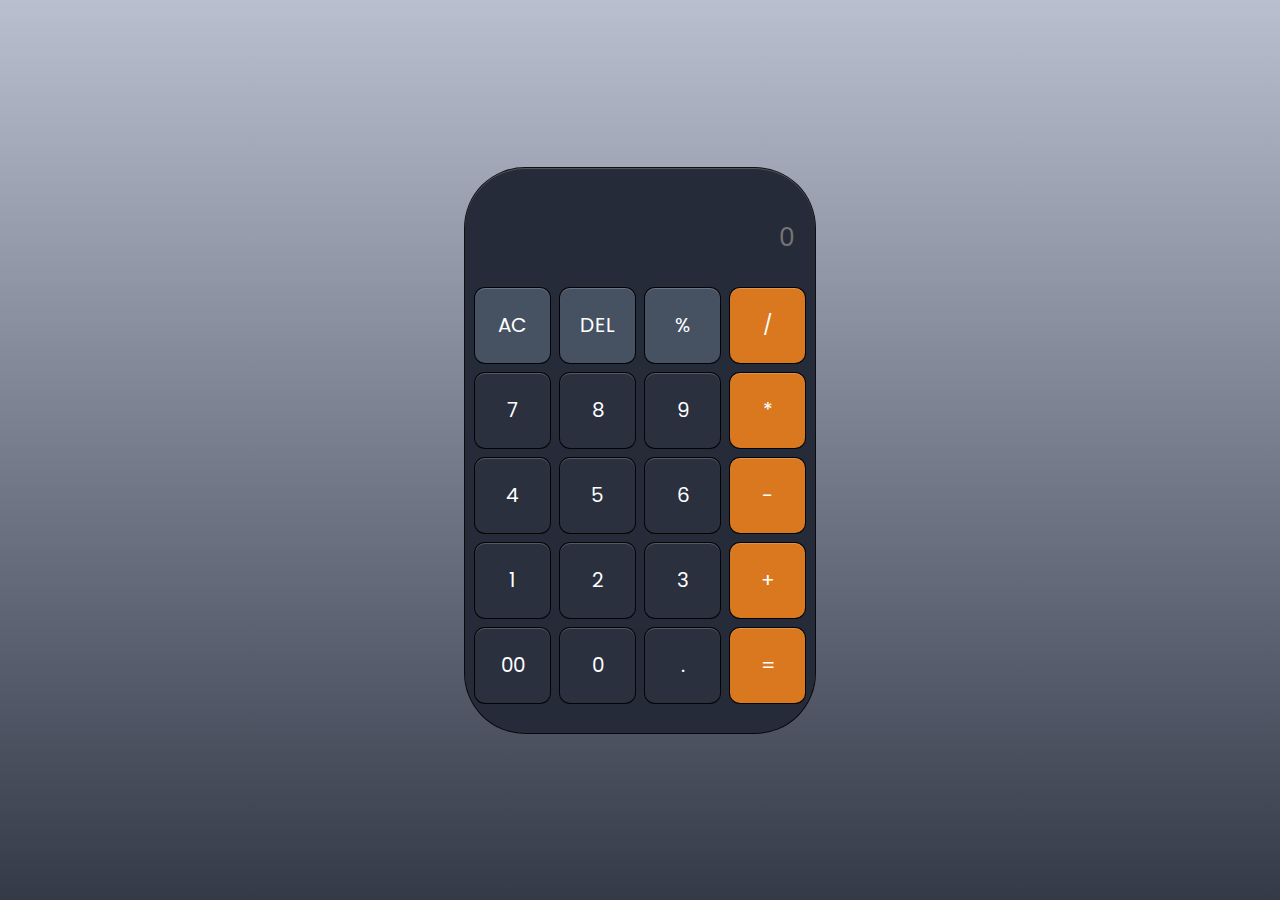
<file: Calculator/index.html>
<!DOCTYPE html>
<html lang="en">
<head>
    <meta charset="UTF-8">
    <meta http-equiv="X-UA-Compatible" content="IE=edge">
    <meta name="viewport" content="width=device-width, initial-scale=1.0">
    <title>Calculator!</title>
    <link rel="stylesheet" href="style.css">
</head>
<body>
    <div class="container">
         <div class="calculator">
            <input type="text" placeholder="0" class="display"/>
            <div class="row-one">
                <button class="dark">AC</button>
                <button class="dark">DEL</button>
                <button class="dark">%</button>
                <button class="orange">/</button>
            </div>
            <div class="row-two">
                <button>7</button>
                <button>8</button>
                <button>9</button>
                <button class="orange">*</button>
            </div>
            <div class="row-three">
                <button>4</button>
                <button>5</button>
                <button>6</button>
                <button class="orange">-</button>
            </div>
            <div class="row-four">
                <button>1</button>
                <button>2</button>
                <button>3</button>
                <button class="orange">+</button>
            </div>
            <div class="row-five">
                <button>00</button>
                <button>0</button>
                <button>.</button>
                <button class="orange">=</button>
            </div>
         </div>
    </div>
 <script src="index.js"></script>   
</body>
</html>
</file>
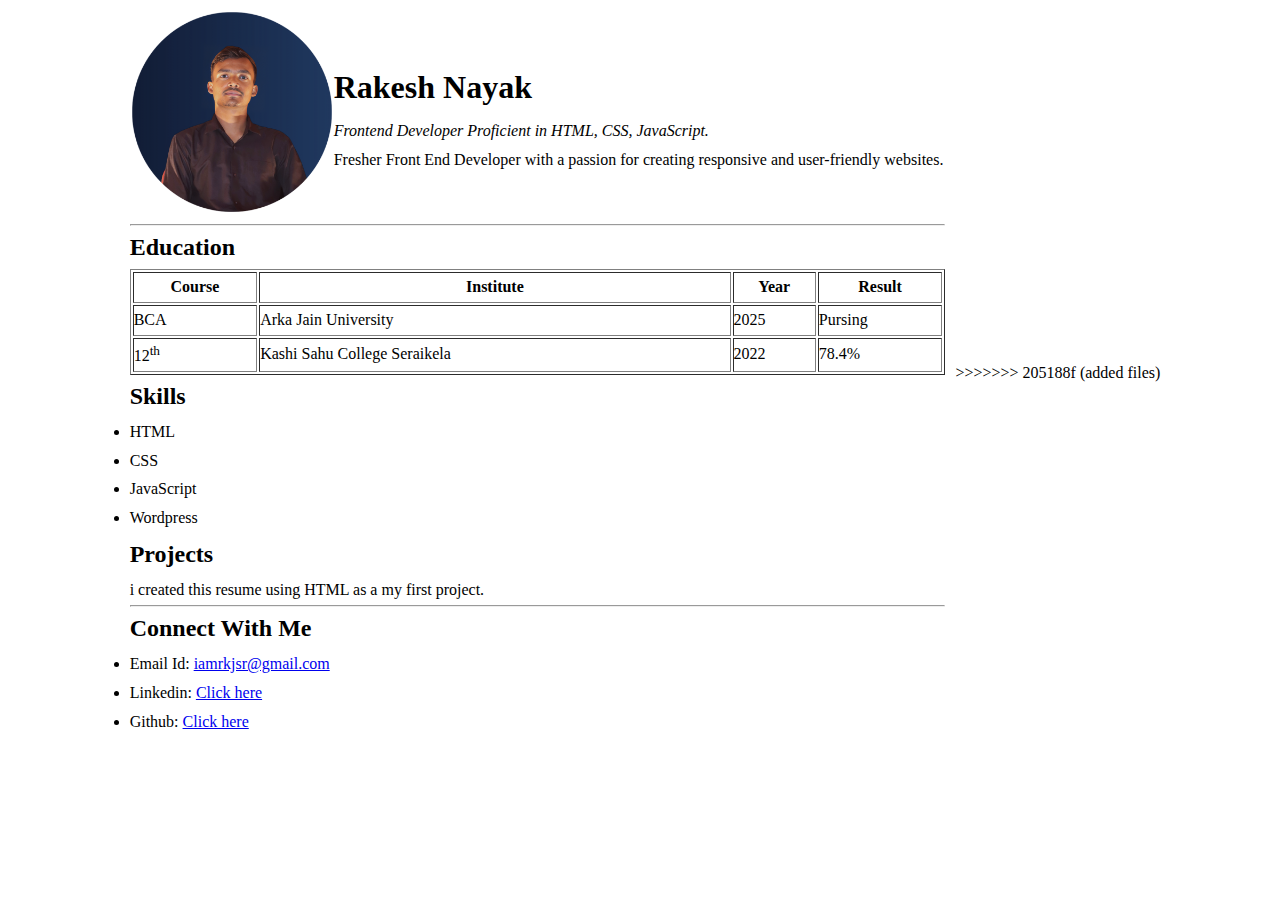
<file: Portfolio/index.html>
<!DOCTYPE html>
<html lang="en">
<head>
	<meta charset="UTF-8">
	<meta http-equiv="X-UA-Compatible" content="IE=edge">
	<meta name="viewport" content="width=device-width, initial-scale=1.0">
	<title>My Resume</title>
	<link rel="stylesheet" href="style.css">
	<link rel="icon" type="image/x-icon" href="assets/icon.png">
</head>
<body>
	<div class="container">
		<table>
			<tr>
				<td><img width="200" src="assets/icon.png" alt="Rakesh Kumar Photos"></td>
				<td><h1>Rakesh Nayak</h1>
					<p><i>Frontend Developer Proficient in HTML, CSS, JavaScript.</i></p>
					<p>Fresher Front End Developer with a passion for creating responsive and user-friendly websites.</p></td>
			</tr>
				</table>
			<hr>
			<!----- Header Ends ---->
			<h2>Education</h2>
			<table border="">
			<tr>
				<th>Course</th>
				<th>Institute</th>
				<th>Year</th>
				<th>Result</th>
			<tr>
				<td>BCA</td>
				<td>Arka Jain University</td>
				<td>2025</td>
				<td>Pursing</td>
			</tr>
			<tr>
				<td>12<sup>th</sup></td>
				<td>Kashi Sahu College Seraikela</td>
				<td>2022</td>
				<td>78.4%</td>
			</tr>
			</tr>
			
			</table>
			<h2>Skills</h2>
			<ul>
			<li>HTML</li>
			<li>CSS</li>
			<li>JavaScript</li>
			<li>Wordpress</li>
			</ul>
			<h2>Projects</h2>
			<p>i created this resume using HTML as a my first project.</p>
			<hr>
			<!--Main End-->
			<h2>Connect With Me</h2>
			<ul>
			<li><p>Email Id: <a href="mailto:iamrkjsr@gmail.com">iamrkjsr@gmail.com</a> </p></li>
			<li><p>Linkedin: <a href="https://www.linkedin.com/in/rakeshjsrboy/">Click here</a></p></li>
			<li><p>Github: <a href="https://github.com/rakesh-kr-nyk">Click here</a></p></li>
			</ul>
	</div>
</body>
>>>>>>> 205188f (added files)
</html>
</file>
<file: Calculator/style.css>
@import url("https://fonts.googleapis.com/css2?family=Poppins:wght@300;400;500;600;700&display=swap");
* {
  margin: 0;
  padding: 0;
  box-sizing: border-box;
  font-family: "Poppins", sans-serif;
}

body{
    background-image: linear-gradient(#B9BFCF, #343A48)
}

.container{
    height: 100vh;
    display: flex;
    align-items: center;
    justify-content: center;
}

.calculator {
    width:350px;
    background-color: #252B38;
    border-radius: 60px;
    display: flex;
    flex-direction: column;
    align-items: center;
    justify-content: flex-end;
    padding: 30px 10px;
    gap: 10px;
    box-shadow: rgba(255, 255, 255, 0.2) 0px 1px 0px 0px inset, rgba(0, 0, 0, 0.9) 0px 0px 0px 1px;

}
button {
    border: none;
    background-color: #2A303E;
    color: white;
    border-radius: 10px;
    font-size: 20px;
    height: 75px;
    width: 75px;
    cursor: pointer;
    box-shadow: rgba(255, 255, 255, 0.2) 0px 1px 0px 0px inset, rgba(0, 0, 0, 0.9) 0px 0px 0px 1px;

}
.display {
    height: 80px;
    width: 100%;
    outline: none;
    border: none;
    text-align: right;
    padding: 10px;
    font-size: 25px;
    color: white;
    pointer-events: none;
    background-color: #252B38;
}
.orange{
    background-color: #D9781F;
}
.dark{
    background-color: #465262;   
}

.row-one,.row-two,.row-three,.row-four,.row-five {
    display: flex;
    gap: 10px;
}
</file>
<file: Portfolio/style.css>
*{
    margin: 0;
    padding: 0;
    box-sizing: border-box;
}
body{
    display: flex;
    align-items: center;
    justify-content: center; 
    line-height: 1.8;
}
.container{
    max-width: 1200px;
    display: flex;
   flex-direction: column;
    justify-content: center;
    padding: 10px;
}
</file>
